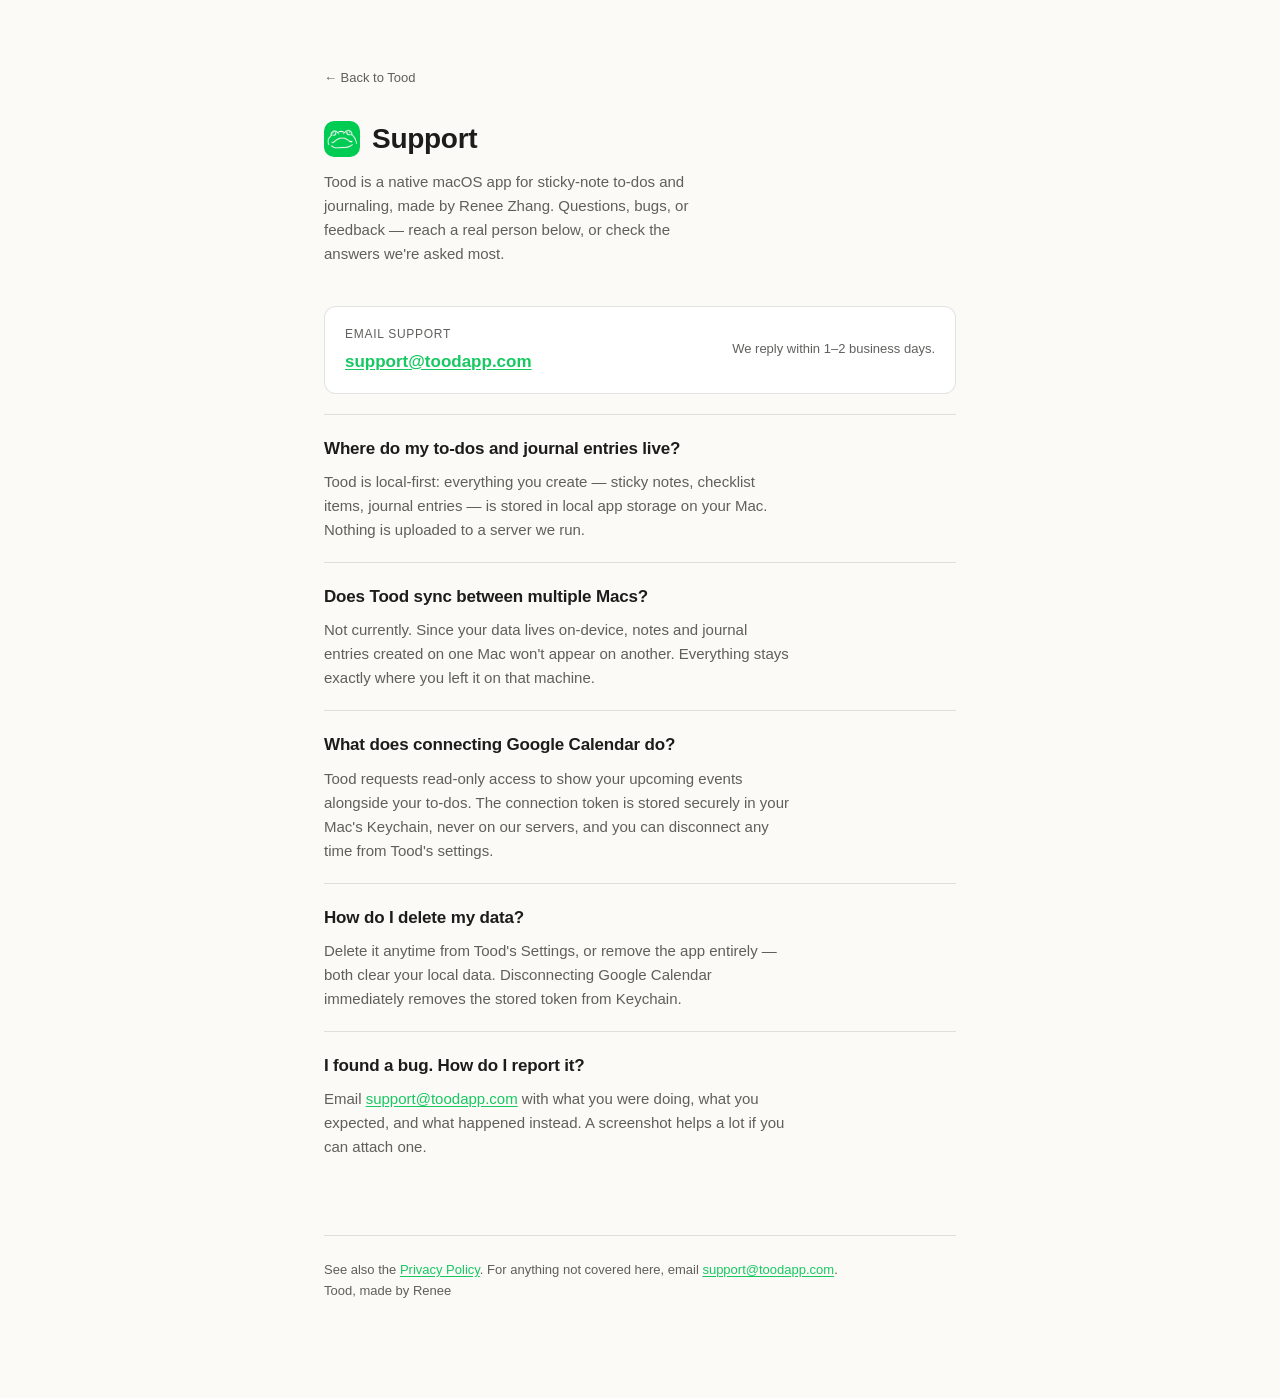
<file: docs/support.html>
<!doctype html>
<html lang="en">
<head>
<meta charset="utf-8">
<meta name="viewport" content="width=device-width, initial-scale=1">
<title>Tood Support</title>
<link rel="icon" href="assets/toodicon.png?v=2">
<style>
  :root {
    --ink: #1c1d1a;
    --ink-soft: rgba(28,29,26,.7);
    --accent: #17c862;
    --border: rgba(28,29,26,.12);
  }
  * { box-sizing: border-box; }
  html, body { margin: 0; padding: 0; }
  body {
    font-family: -apple-system, BlinkMacSystemFont, "Helvetica Neue", Helvetica, Arial, sans-serif;
    color: var(--ink);
    background: #fbfaf6;
    line-height: 1.6;
  }
  .wrap { max-width: 680px; margin: 0 auto; padding: 64px 24px 96px; }
  .back {
    display: inline-flex;
    align-items: center;
    gap: 6px;
    font-size: 13px;
    color: var(--ink-soft);
    text-decoration: none;
    margin-bottom: 28px;
  }
  .back:hover { color: var(--ink); }
  header { display: flex; align-items: center; gap: 12px; margin-bottom: 8px; }
  header img { width: 36px; height: 36px; border-radius: 10px; }
  h1 { font-size: 28px; margin: 0; letter-spacing: -0.01em; }
  .lede { font-size: 15px; color: var(--ink-soft); margin: 6px 0 40px; max-width: 46ch; }
  h2 { font-size: 17px; margin: 40px 0 10px; letter-spacing: -0.01em; }
  p, li { font-size: 15px; color: var(--ink-soft); }
  ul { padding-left: 20px; margin: 10px 0; }
  li { margin-bottom: 6px; }
  strong { color: var(--ink); font-weight: 600; }
  a { color: var(--accent); text-decoration: underline; text-underline-offset: 2px; }
  .card {
    border: 1px solid var(--border);
    border-radius: 12px;
    padding: 18px 20px;
    margin: 20px 0;
    background: #fff;
    display: flex;
    align-items: center;
    justify-content: space-between;
    gap: 16px;
    flex-wrap: wrap;
  }
  .card .label { font-size: 12px; text-transform: uppercase; letter-spacing: .06em; color: var(--ink-soft); margin: 0 0 4px; }
  .card .email { font-size: 17px; font-weight: 600; margin: 0; }
  .card .note { font-size: 13px; color: var(--ink-soft); margin: 0; }
  .qa { border-top: 1px solid var(--border); padding: 20px 0; }
  .qa:last-child { border-bottom: 1px solid var(--border); }
  .qa h2 { margin: 0 0 8px; }
  .qa p { margin: 0; max-width: 56ch; }
  footer {
    margin-top: 56px;
    padding-top: 24px;
    border-top: 1px solid var(--border);
    font-size: 13px;
    color: var(--ink-soft);
  }
</style>
</head>
<body>
  <div class="wrap">
    <a class="back" href="index.html">&larr; Back to Tood</a>
    <header>
      <img src="assets/toodicon.png?v=2" alt="">
      <h1>Support</h1>
    </header>
    <p class="lede">Tood is a native macOS app for sticky-note to‑dos and journaling, made by Renee Zhang. Questions, bugs, or feedback — reach a real person below, or check the answers we're asked most.</p>

    <div class="card">
      <div>
        <p class="label">Email support</p>
        <p class="email"><a href="mailto:support@toodapp.com">support@toodapp.com</a></p>
      </div>
      <p class="note">We reply within 1–2 business days.</p>
    </div>

    <div class="qa">
      <h2>Where do my to-dos and journal entries live?</h2>
      <p>Tood is local‑first: everything you create — sticky notes, checklist items, journal entries — is stored in local app storage on your Mac. Nothing is uploaded to a server we run.</p>
    </div>

    <div class="qa">
      <h2>Does Tood sync between multiple Macs?</h2>
      <p>Not currently. Since your data lives on-device, notes and journal entries created on one Mac won't appear on another. Everything stays exactly where you left it on that machine.</p>
    </div>

    <div class="qa">
      <h2>What does connecting Google Calendar do?</h2>
      <p>Tood requests read-only access to show your upcoming events alongside your to‑dos. The connection token is stored securely in your Mac's Keychain, never on our servers, and you can disconnect any time from Tood's settings.</p>
    </div>

    <div class="qa">
      <h2>How do I delete my data?</h2>
      <p>Delete it anytime from Tood's Settings, or remove the app entirely — both clear your local data. Disconnecting Google Calendar immediately removes the stored token from Keychain.</p>
    </div>

    <div class="qa">
      <h2>I found a bug. How do I report it?</h2>
      <p>Email <a href="mailto:support@toodapp.com">support@toodapp.com</a> with what you were doing, what you expected, and what happened instead. A screenshot helps a lot if you can attach one.</p>
    </div>

    <footer>
      See also the <a href="privacy.html">Privacy Policy</a>. For anything not covered here, email <a href="mailto:support@toodapp.com">support@toodapp.com</a>.<br>
      Tood, made by Renee
    </footer>
  </div>
</body>
</html>
</file>
